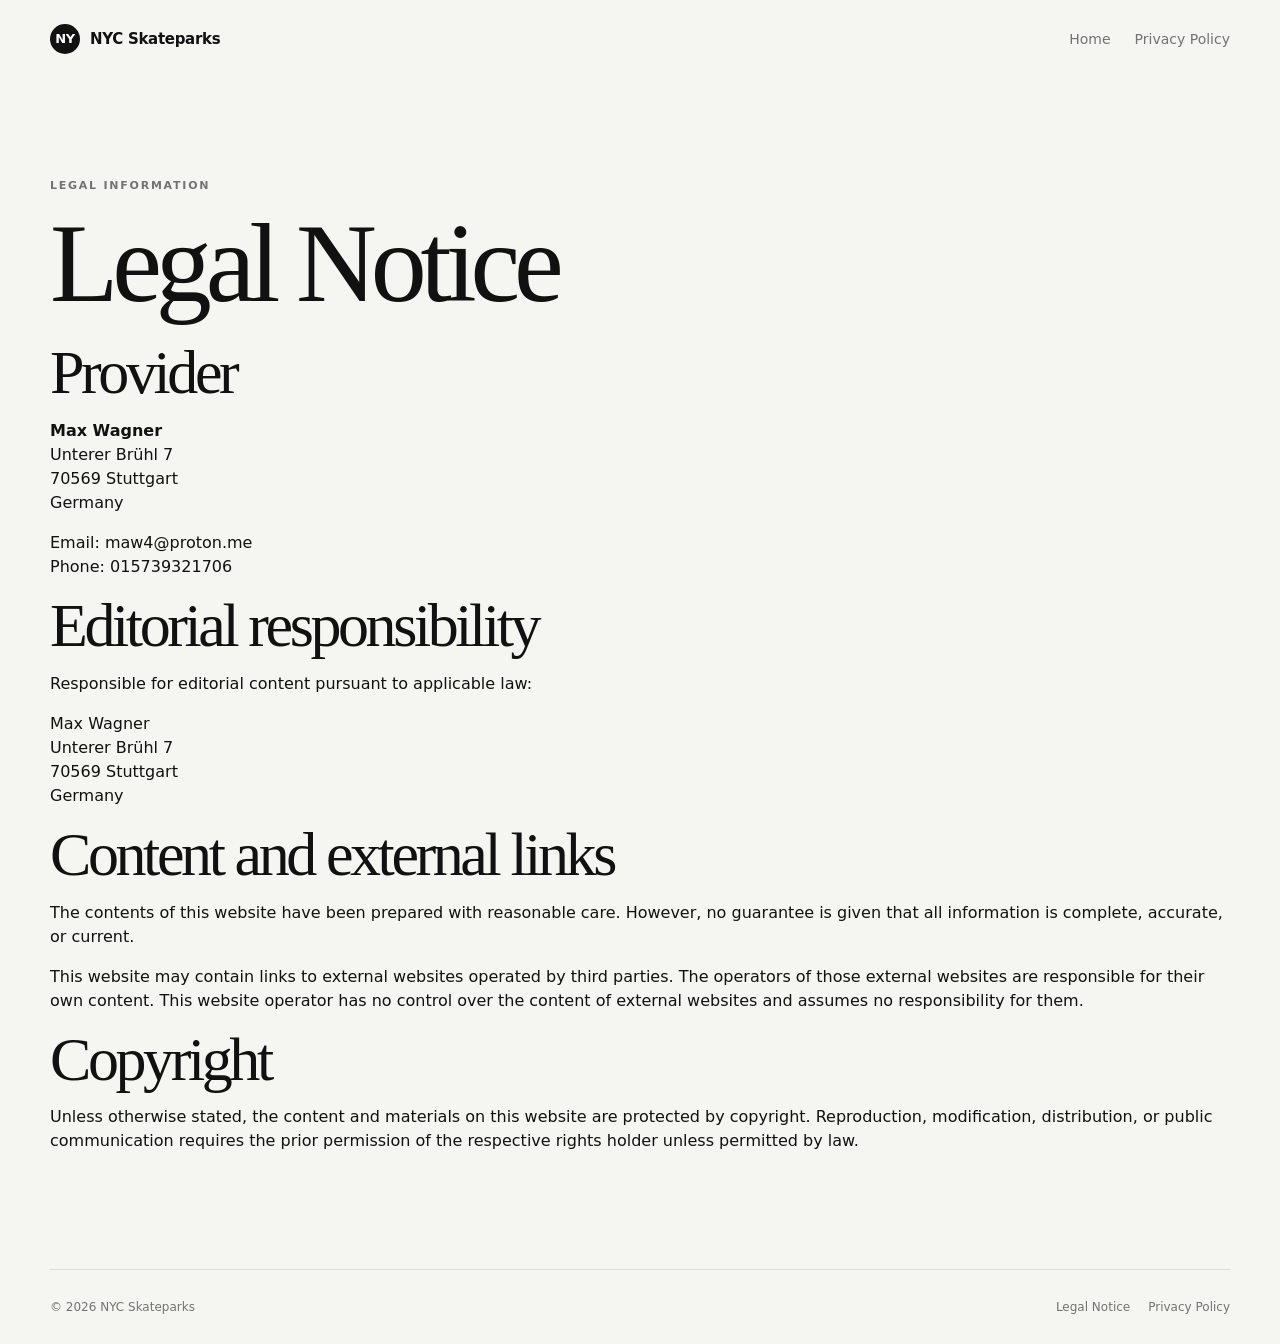
<file: legal.html>
<!doctype html>
<html lang="en">
<head>
  <meta charset="utf-8">
  <meta name="viewport" content="width=device-width, initial-scale=1">
  <meta
    name="description"
    content="Legal notice and provider information."
  >
  <title>Legal Notice — NYC Skateparks</title>
  <link rel="stylesheet" href="styles.css">
</head>
<body>
  <header class="site-header">
    <a class="brand" href="index.html">
      <span class="brand-mark">NY</span>
      <span>NYC Skateparks</span>
    </a>

    <nav class="site-nav" aria-label="Main navigation">
      <a href="index.html">Home</a>
      <a href="legal.html">Privacy Policy</a>
    </nav>
  </header>

  <main>
    <section class="content-section">
      <div class="section-heading">
        <div>
          <p class="eyebrow">Legal information</p>
          <h1>Legal Notice</h1>
        </div>
      </div>

      <h2>Provider</h2>

      <p>
        <strong>Max Wagner</strong><br>
        Unterer Brühl 7<br>
        70569 Stuttgart<br>
        Germany
      </p>

      <p>
        Email:
        <a href="mailto:maw4@proton.me">
          maw4@proton.me
        </a><br>
        Phone: 015739321706
      </p>

      <!--
        Remove this section if it does not apply to you.
        If your business is registered in a commercial register,
        enter the exact register name, court, and registration number.
      >

      <h2>Commercial register</h2>

      <p>
        Registered with: [Name of register and court]<br>
        Registration number: [Registration number]
      </p>

      <!--
        Include this section only if you have been assigned a VAT
        identification number or other legally required business ID.
        Do not publish your personal tax number here.
      >

      <h2>VAT identification number</h2>

      <p>
        VAT identification number pursuant to Section 27a of the German
        Value Added Tax Act: [Your VAT ID, if applicable]
      </p>

      <!--
        If this website contains journalistic or editorial content,
        replace the placeholder below with the responsible person's
        real name and address.
      -->

      <h2>Editorial responsibility</h2>

      <p>
        Responsible for editorial content pursuant to applicable law:
      </p>

      <p>
        Max Wagner<br>
        Unterer Brühl 7<br>
        70569 Stuttgart<br>
        Germany
      </p>

      <h2>Content and external links</h2>

      <p>
        The contents of this website have been prepared with reasonable care.
        However, no guarantee is given that all information is complete,
        accurate, or current.
      </p>

      <p>
        This website may contain links to external websites operated by third
        parties. The operators of those external websites are responsible for
        their own content. This website operator has no control over the
        content of external websites and assumes no responsibility for them.
      </p>

      <h2>Copyright</h2>

      <p>
        Unless otherwise stated, the content and materials on this website are
        protected by copyright. Reproduction, modification, distribution, or
        public communication requires the prior permission of the respective
        rights holder unless permitted by law.
      </p>

      <!--
        Optional future section:

        If you add legally relevant services, paid listings, advertising,
        affiliate links, user accounts, reviews, or editorial content,
        review this page and add the disclosures applicable to those activities.
      -->
    </section>
  </main>

  <footer class="site-footer">
    <span>© 2026 NYC Skateparks</span>

    <span class="footer-links">
      <a href="legal.html">Legal Notice</a>
      <a href="privacy.html">Privacy Policy</a>
    </span>
  </footer>
</body>
</html>
</file>
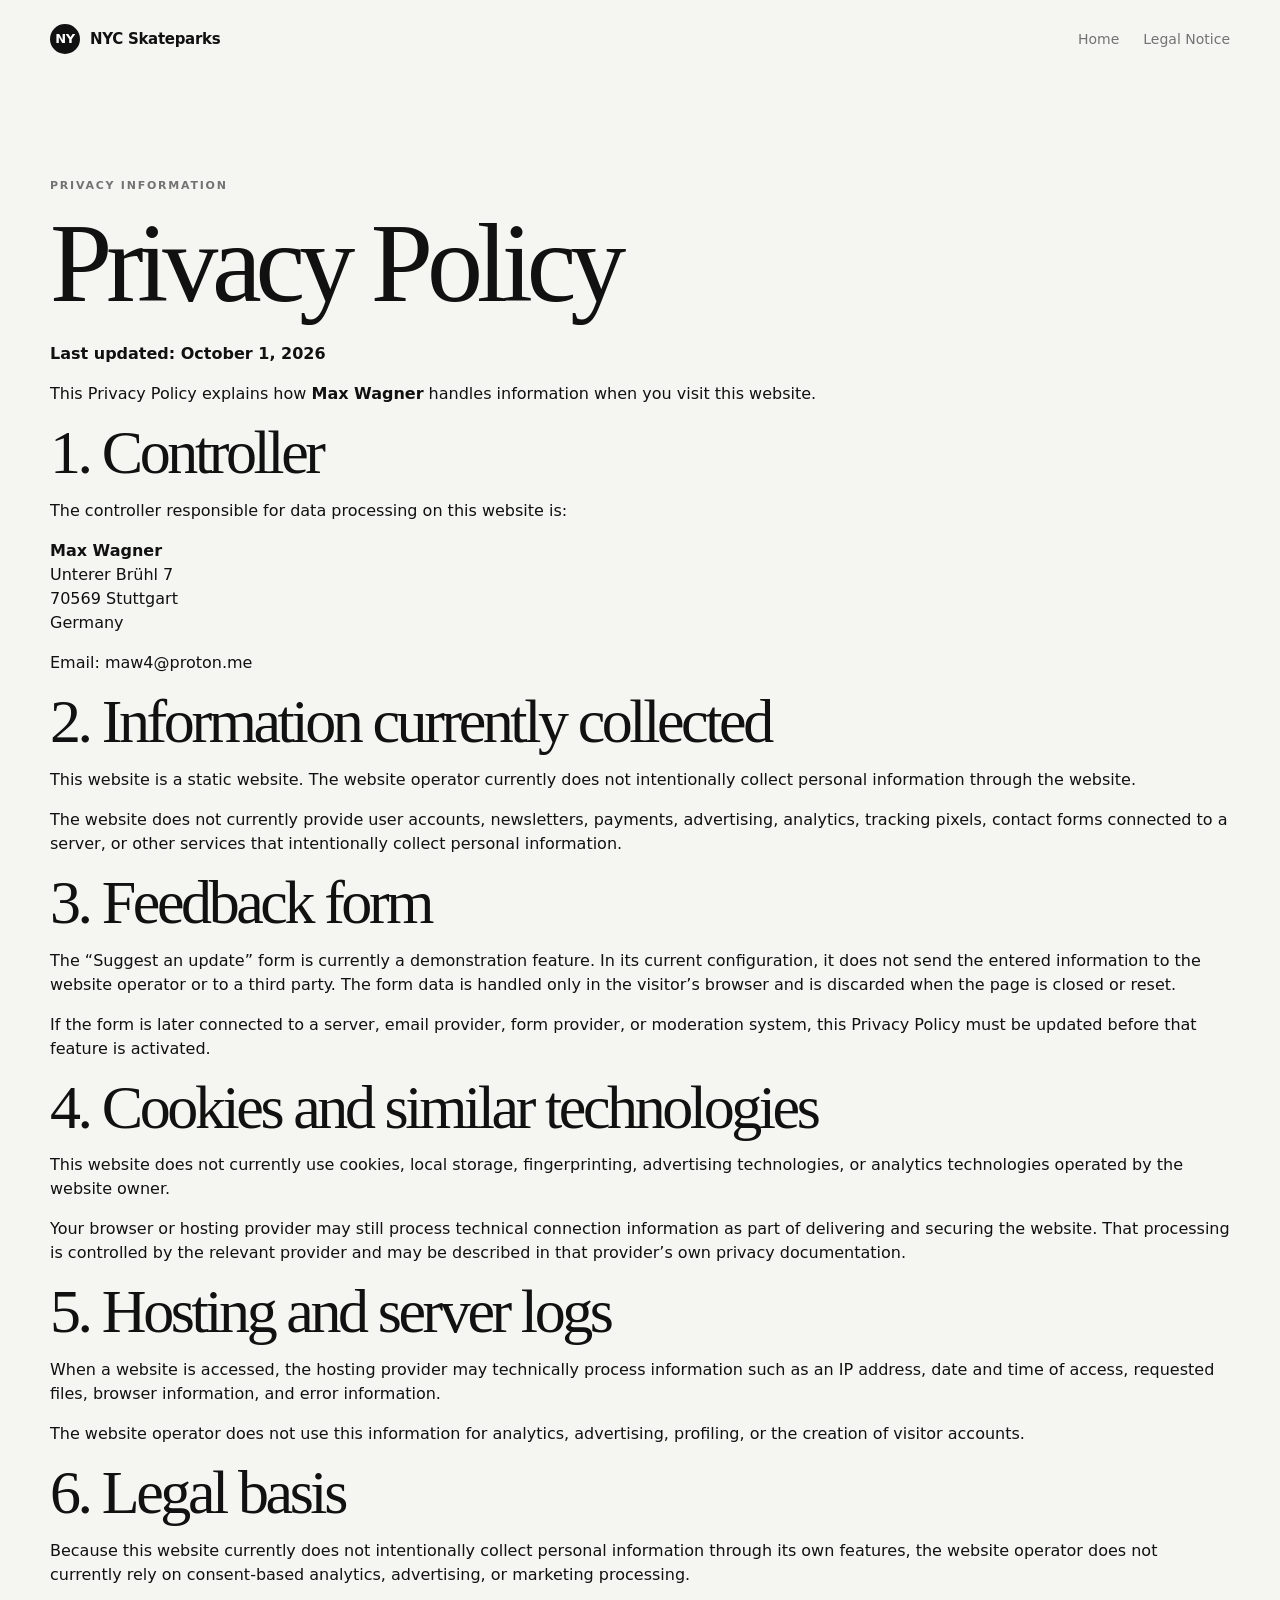
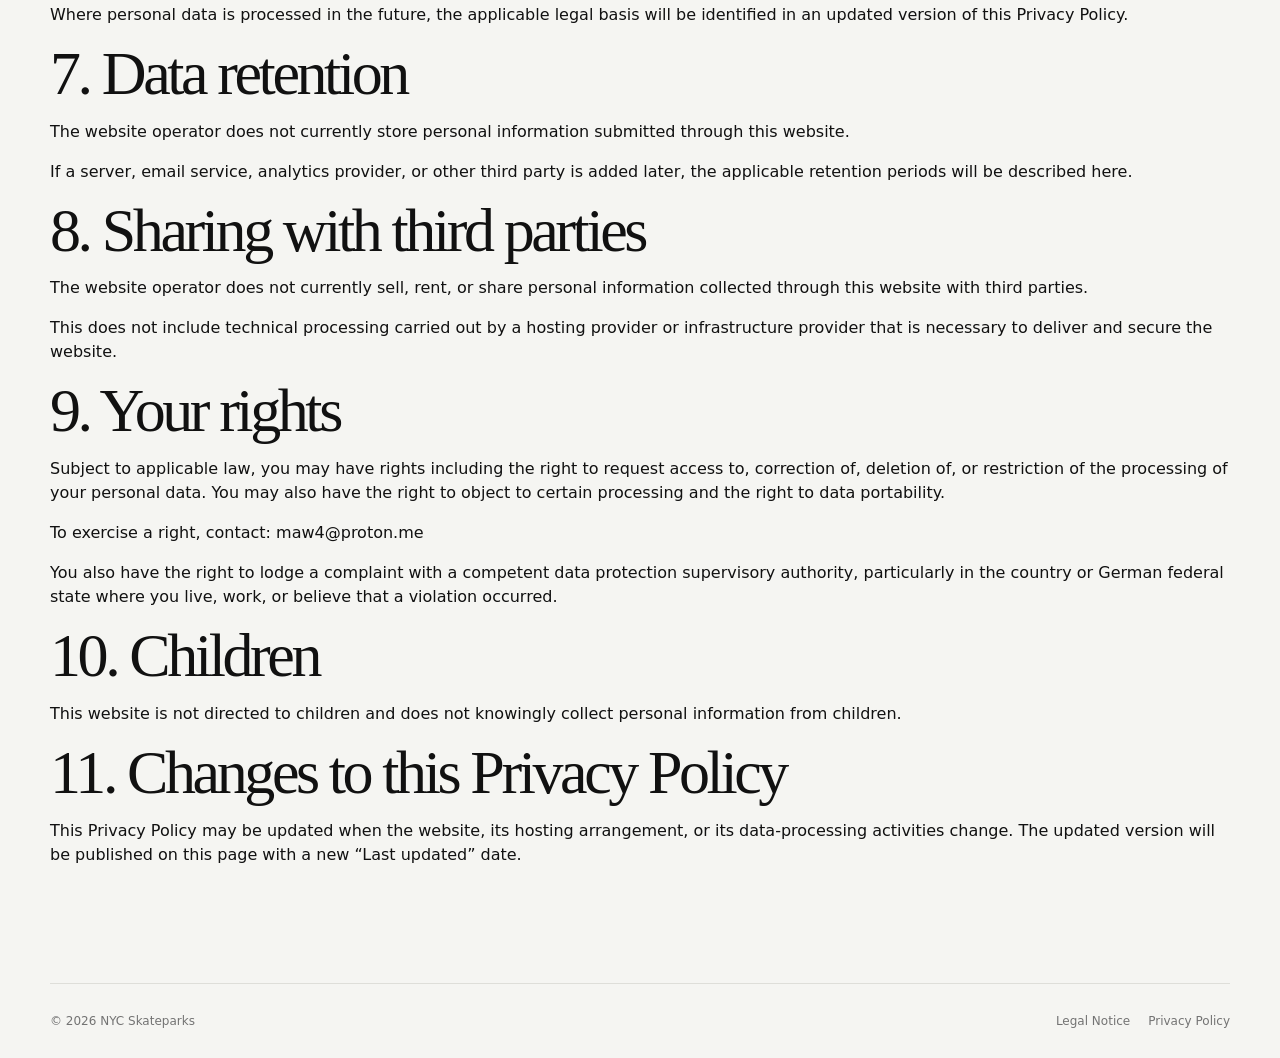
<file: privacy.html>
<!doctype html>
<html lang="en">
<head>
  <meta charset="utf-8">
  <meta name="viewport" content="width=device-width, initial-scale=1">
  <meta
    name="description"
    content="Privacy policy for the NYC Skatepark Directory."
  >
  <title>Privacy Policy — NYC Skateparks</title>
  <link rel="stylesheet" href="styles.css">
</head>
<body>
  <header class="site-header">
    <a class="brand" href="index.html">
      <span class="brand-mark">NY</span>
      <span>NYC Skateparks</span>
    </a>

    <nav class="site-nav" aria-label="Main navigation">
      <a href="index.html">Home</a>
      <a href="legal.html">Legal Notice</a>
    </nav>
  </header>

  <main>
    <section class="content-section">
      <div class="section-heading">
        <div>
          <p class="eyebrow">Privacy information</p>
          <h1>Privacy Policy</h1>
        </div>
      </div>

      <p>
        <strong>Last updated: October 1, 2026</strong>
      </p>

      <p>
        This Privacy Policy explains how
        <strong>Max Wagner</strong>
        handles information when you visit this website.
      </p>

      <h2>1. Controller</h2>

      <p>
        The controller responsible for data processing on this website is:
      </p>

      <p>
        <strong>Max Wagner</strong><br>
        Unterer Brühl 7<br>
        70569 Stuttgart<br>
        Germany
      </p>

      <p>
        Email:
        <a href="mailto:maw4@proton.me">
          maw4@proton.me
        </a>
      </p>

      <h2>2. Information currently collected</h2>

      <p>
        This website is a static website. The website operator currently does
        not intentionally collect personal information through the website.
      </p>

      <p>
        The website does not currently provide user accounts, newsletters,
        payments, advertising, analytics, tracking pixels, contact forms
        connected to a server, or other services that intentionally collect
        personal information.
      </p>

      <h2>3. Feedback form</h2>

      <p>
        The “Suggest an update” form is currently a demonstration feature.
        In its current configuration, it does not send the entered information
        to the website operator or to a third party. The form data is handled
        only in the visitor’s browser and is discarded when the page is
        closed or reset.
      </p>

      <p>
        If the form is later connected to a server, email provider, form
        provider, or moderation system, this Privacy Policy must be updated
        before that feature is activated.
      </p>

      <h2>4. Cookies and similar technologies</h2>

      <p>
        This website does not currently use cookies, local storage,
        fingerprinting, advertising technologies, or analytics technologies
        operated by the website owner.
      </p>

      <p>
        Your browser or hosting provider may still process technical
        connection information as part of delivering and securing the
        website. That processing is controlled by the relevant provider and
        may be described in that provider’s own privacy documentation.
      </p>

      <h2>5. Hosting and server logs</h2>

      <p>
        When a website is accessed, the hosting provider may technically
        process information such as an IP address, date and time of access,
        requested files, browser information, and error information.
      </p>

      <p>
        The website operator does not use this information for analytics,
        advertising, profiling, or the creation of visitor accounts.
      </p>

      <!--
        GITHUB PAGES NOTE — USE ONLY IF THIS WEBSITE IS HOSTED ON GITHUB PAGES

        GitHub states that visitor IP addresses are logged and stored for
        security purposes when a GitHub Pages site is visited. If you use
        GitHub Pages, keep a section like the following and link to GitHub's
        current privacy documentation:

        <p>
          This website is hosted using GitHub Pages, a hosting service
          provided by GitHub, Inc. and/or GitHub B.V. GitHub may process
          technical information, including visitor IP addresses, for security
          purposes. For more information, see GitHub's Privacy Statement:
          <a href="https://docs.github.com/site-policy/privacy-policies/github-privacy-statement">
            GitHub Privacy Statement
          </a>
        </p>

        <p>
          Additional information about data collection for GitHub Pages is
          available in GitHub's documentation:
          <a href="https://docs.github.com/en/pages/getting-started-with-github-pages/what-is-github-pages">
            GitHub Pages documentation
          </a>
        </p>
      -->

      <h2>6. Legal basis</h2>

      <p>
        Because this website currently does not intentionally collect personal
        information through its own features, the website operator does not
        currently rely on consent-based analytics, advertising, or marketing
        processing.
      </p>

      <p>
        Where personal data is processed in the future, the applicable legal
        basis will be identified in an updated version of this Privacy Policy.
      </p>

      <h2>7. Data retention</h2>

      <p>
        The website operator does not currently store personal information
        submitted through this website.
      </p>

      <p>
        If a server, email service, analytics provider, or other third party
        is added later, the applicable retention periods will be described
        here.
      </p>

      <h2>8. Sharing with third parties</h2>

      <p>
        The website operator does not currently sell, rent, or share personal
        information collected through this website with third parties.
      </p>

      <p>
        This does not include technical processing carried out by a hosting
        provider or infrastructure provider that is necessary to deliver and
        secure the website.
      </p>

      <h2>9. Your rights</h2>

      <p>
        Subject to applicable law, you may have rights including the right to
        request access to, correction of, deletion of, or restriction of the
        processing of your personal data. You may also have the right to
        object to certain processing and the right to data portability.
      </p>

      <p>
        To exercise a right, contact:
        <a href="mailto:maw4@proton.me">
          maw4@proton.me
        </a>
      </p>

      <p>
        You also have the right to lodge a complaint with a competent data
        protection supervisory authority, particularly in the country or
        German federal state where you live, work, or believe that a violation
        occurred.
      </p>

      <h2>10. Children</h2>

      <p>
        This website is not directed to children and does not knowingly
        collect personal information from children.
      </p>

      <!--
        FUTURE ANALYTICS EXAMPLE — DO NOT ACTIVATE WITHOUT UPDATING THIS PAGE

        If you later add analytics, do not simply uncomment a script.
        First determine:

        1. Which provider receives the data.
        2. Which data is collected.
        3. Whether cookies or similar technologies are used.
        4. The legal basis for the processing.
        5. The retention period.
        6. Whether data is transferred outside the European Economic Area.
        7. Whether consent is required before loading the script.
        8. Whether a consent-management mechanism is required.

        Example placeholder only:

        <script>
          // Load analytics only after obtaining any legally required consent.
          // Do not place provider code here until the privacy notice,
          // consent mechanism, and vendor documentation are complete.
        </script>
      -->

      <!--
        FUTURE SERVER-SIDE TRAFFIC COUNTER — DO NOT ACTIVATE BY DEFAULT

        If you later add aggregate traffic counting, document the real
        processing accurately. A server-side request might look like this:

        fetch("/internal/traffic/page-view", {
          method: "POST",
          headers: {
            "Content-Type": "application/json"
          },
          body: JSON.stringify({
            path: window.location.pathname
          })
        });

        Before using this, decide what the server logs, whether IP addresses
        are stored, how long logs are retained, and whether visitors can be
        identified. Update this policy accordingly.
      -->

      <!--
        FUTURE CONTACT FORM

        If the feedback form later sends a message, this policy should
        describe:

        - the name and email address fields;
        - the correction message;
        - the selected directory entry;
        - the optional email address;
        - the purpose of processing;
        - the legal basis;
        - recipients such as an email or form provider;
        - retention periods;
        - international transfers;
        - security measures;
        - the rights available to visitors.
      -->

      <h2>11. Changes to this Privacy Policy</h2>

      <p>
        This Privacy Policy may be updated when the website, its hosting
        arrangement, or its data-processing activities change. The updated
        version will be published on this page with a new “Last updated” date.
      </p>
    </section>
  </main>

  <footer class="site-footer">
    <span>© 2026 NYC Skateparks</span>

    <span class="footer-links">
      <a href="legal.html">Legal Notice</a>
      <a href="privacy.html">Privacy Policy</a>
    </span>
  </footer>
</body>
</html>
</file>
<file: styles.css>
:root {
  --background: #f5f5f2;
  --surface: #ffffff;
  --surface-dark: #111111;
  --text: #111111;
  --muted: #737373;
  --line: #deded9;
  --radius: 18px;
  --max-width: 1180px;
  --serif: Georgia, "Times New Roman", serif;
  --sans: Inter, ui-sans-serif, system-ui, -apple-system, BlinkMacSystemFont, "Segoe UI", sans-serif;
}

* {
  box-sizing: border-box;
}

html {
  scroll-behavior: smooth;
}

body {
  margin: 0;
  color: var(--text);
  background: var(--background);
  font-family: var(--sans);
  line-height: 1.5;
}

a {
  color: inherit;
  text-decoration: none;
}

button,
input,
select,
textarea {
  font: inherit;
}

button,
select {
  cursor: pointer;
}

.site-header {
  width: min(calc(100% - 40px), var(--max-width));
  margin: 0 auto;
  padding: 24px 0;
  display: flex;
  justify-content: space-between;
  align-items: center;
  gap: 24px;
}

.brand {
  display: inline-flex;
  align-items: center;
  gap: 10px;
  font-size: 15px;
  font-weight: 700;
  letter-spacing: -0.02em;
}

.brand-mark {
  width: 30px;
  height: 30px;
  display: grid;
  place-items: center;
  color: white;
  background: var(--text);
  border-radius: 50%;
  font-size: 13px;
}

.site-nav {
  display: flex;
  align-items: center;
  gap: 24px;
  font-size: 14px;
}

.site-nav a {
  color: var(--muted);
}

.site-nav a:hover {
  color: var(--text);
}

.hero {
  border-bottom: 1px solid var(--line);
}

.hero-inner {
  width: min(calc(100% - 40px), 820px);
  margin: 0 auto;
  padding: 120px 0 100px;
  text-align: center;
}

.eyebrow {
  margin: 0 0 14px;
  color: var(--muted);
  font-size: 11px;
  font-weight: 700;
  letter-spacing: 0.16em;
  text-transform: uppercase;
}

h1,
h2,
h3,
p {
  margin-top: 0;
}

h1,
h2 {
  letter-spacing: -0.055em;
  line-height: 0.98;
}

h1 {
  max-width: 760px;
  margin: 0 auto 24px;
  font-family: var(--serif);
  font-size: clamp(54px, 9vw, 112px);
  font-weight: 400;
}

h2 {
  margin-bottom: 16px;
  font-family: var(--serif);
  font-size: clamp(36px, 5vw, 62px);
  font-weight: 400;
}

h3 {
  margin-bottom: 8px;
  font-size: 20px;
  letter-spacing: -0.03em;
}

.hero-copy {
  max-width: 500px;
  margin: 0 auto 38px;
  color: var(--muted);
  font-size: 18px;
}

.search-form {
  max-width: 650px;
  margin: 0 auto;
  display: flex;
  padding: 6px;
  gap: 6px;
  background: var(--surface);
  border: 1px solid var(--line);
  border-radius: 999px;
  box-shadow: 0 12px 36px rgb(0 0 0 / 5%);
}

.search-form input {
  min-width: 0;
  flex: 1;
  padding: 13px 18px;
  border: 0;
  outline: 0;
  background: transparent;
}

.button {
  border: 1px solid transparent;
  border-radius: 999px;
  padding: 13px 20px;
  transition: transform 160ms ease, background 160ms ease, color 160ms ease;
}

.button:hover {
  transform: translateY(-1px);
}

.button-dark {
  color: white;
  background: var(--surface-dark);
}

.button-outline {
  color: var(--text);
  background: transparent;
  border-color: var(--line);
}

.button-small {
  padding: 9px 14px;
  font-size: 13px;
}

.quick-filters {
  margin-top: 24px;
  display: flex;
  justify-content: center;
  flex-wrap: wrap;
  gap: 8px;
}

.filter-button {
  padding: 8px 13px;
  color: var(--muted);
  background: transparent;
  border: 1px solid var(--line);
  border-radius: 999px;
  font-size: 13px;
}

.filter-button:hover,
.filter-button.active {
  color: white;
  background: var(--text);
  border-color: var(--text);
}

.content-section,
.about-section {
  width: min(calc(100% - 40px), var(--max-width));
  margin: 0 auto;
  padding: 100px 0;
}

.section-heading {
  display: flex;
  justify-content: space-between;
  align-items: end;
  gap: 24px;
}

.sort-control {
  display: flex;
  align-items: center;
  gap: 10px;
  color: var(--muted);
  font-size: 13px;
}

.sort-control select {
  padding: 10px 32px 10px 12px;
  color: var(--text);
  background: var(--surface);
  border: 1px solid var(--line);
  border-radius: 8px;
}

.result-meta {
  min-height: 48px;
  margin: 28px 0 18px;
  padding-top: 18px;
  display: flex;
  justify-content: space-between;
  border-top: 1px solid var(--line);
  color: var(--muted);
  font-size: 13px;
}

.text-button {
  padding: 0;
  color: var(--text);
  background: none;
  border: 0;
  text-decoration: underline;
}

.directory-grid {
  display: grid;
  grid-template-columns: repeat(3, 1fr);
  gap: 16px;
}

.directory-card {
  min-height: 280px;
  padding: 24px;
  display: flex;
  flex-direction: column;
  justify-content: space-between;
  background: var(--surface);
  border: 1px solid var(--line);
  border-radius: var(--radius);
  transition: transform 180ms ease, box-shadow 180ms ease;
}

.directory-card:hover {
  transform: translateY(-4px);
  box-shadow: 0 18px 40px rgb(0 0 0 / 7%);
}

.card-top {
  display: flex;
  justify-content: space-between;
  gap: 12px;
}

.card-category {
  color: var(--muted);
  font-size: 12px;
  text-transform: uppercase;
  letter-spacing: 0.1em;
}

.card-number {
  color: #b0b0aa;
  font-family: var(--serif);
  font-size: 20px;
}

.card-location {
  margin-bottom: 10px;
  color: var(--muted);
  font-size: 14px;
}

.card-description {
  margin: 0;
  color: var(--muted);
  font-size: 14px;
}

.card-link {
  margin-top: 24px;
  font-size: 13px;
  font-weight: 700;
}

.about-section {
  display: grid;
  grid-template-columns: 1fr 1fr;
  gap: 80px;
  border-top: 1px solid var(--line);
}

.about-section > p {
  max-width: 470px;
  color: var(--muted);
  font-size: 19px;
}

.site-footer {
  width: min(calc(100% - 40px), var(--max-width));
  margin: 0 auto;
  padding: 28px 0;
  display: flex;
  justify-content: space-between;
  gap: 20px;
  color: var(--muted);
  border-top: 1px solid var(--line);
  font-size: 12px;
}

.footer-links {
  display: flex;
  gap: 18px;
}

.empty-state {
  padding: 80px 20px;
  text-align: center;
}

.modal {
  width: min(calc(100% - 32px), 520px);
  padding: 0;
  color: var(--text);
  background: transparent;
  border: 0;
}

.modal::backdrop {
  background: rgb(0 0 0 / 45%);
  backdrop-filter: blur(5px);
}

.modal-card {
  position: relative;
  padding: 34px;
  background: var(--surface);
  border: 1px solid var(--line);
  border-radius: var(--radius);
  box-shadow: 0 24px 80px rgb(0 0 0 / 20%);
}

.modal-card label {
  display: block;
  margin: 18px 0 7px;
  font-size: 13px;
  font-weight: 700;
}

.modal-card input,
.modal-card select,
.modal-card textarea {
  width: 100%;
  padding: 12px;
  color: var(--text);
  background: var(--background);
  border: 1px solid var(--line);
  border-radius: 8px;
  outline-color: var(--text);
}

.modal-card textarea {
  resize: vertical;
}

.modal-intro {
  color: var(--muted);
}

.modal-close {
  position: absolute;
  top: 16px;
  right: 18px;
  padding: 4px 8px;
  color: var(--muted);
  background: none;
  border: 0;
  font-size: 28px;
}

.form-status {
  min-height: 22px;
  margin: 14px 0 0;
  color: var(--muted);
  font-size: 13px;
}

.trap {
  position: absolute !important;
  left: -9999px;
  width: 1px;
  height: 1px;
  overflow: hidden;
}

.hidden {
  display: none !important;
}

.sr-only {
  position: absolute;
  width: 1px;
  height: 1px;
  padding: 0;
  overflow: hidden;
  clip: rect(0, 0, 0, 0);
  white-space: nowrap;
  border: 0;
}

/* Map */

.map-section {
  width: min(calc(100% - 40px), var(--max-width));
  margin: 0 auto;
  padding: 100px 0;
  border-bottom: 1px solid var(--line);
}

.map-heading {
  align-items: end;
}

.map-summary {
  margin: 0;
  color: var(--muted);
  font-size: 13px;
}

.directory-map {
  height: 500px;
  margin-top: 28px;
  overflow: hidden;
  background: var(--background);
  border: 1px solid var(--line);
  border-radius: var(--radius);
}

.leaflet-container {
  color: var(--text);
  background: var(--background);
  font-family: var(--sans);
}

/* Leaflet zoom controls */

.leaflet-control-zoom {
  overflow: hidden;
  margin-right: 14px !important;
  margin-bottom: 14px !important;
  border: 1px solid var(--line) !important;
  border-radius: 10px !important;
  box-shadow: 0 8px 24px rgb(0 0 0 / 12%) !important;
}

.leaflet-control-zoom a {
  width: 34px !important;
  height: 34px !important;
  color: var(--text) !important;
  background: var(--surface) !important;
  border: 0 !important;
  line-height: 34px !important;
}

.leaflet-control-zoom a:hover {
  color: white !important;
  background: var(--text) !important;
}

/* OpenStreetMap attribution */

.leaflet-control-attribution {
  padding: 5px 8px !important;
  color: var(--muted);
  background: rgb(255 255 255 / 88%) !important;
  font-family: var(--sans);
  font-size: 10px;
}

/* Custom directory markers */

.directory-marker-wrapper {
  display: grid;
  place-items: center;
  background: transparent;
  border: 0;
}

.directory-marker {
  display: block;
  width: 18px;
  height: 18px;
  background: var(--text);
  border: 3px solid var(--surface);
  border-radius: 50%;
  box-shadow: 0 0 0 5px rgb(17 17 17 / 14%);
  transition: transform 160ms ease, background 160ms ease;
}

.directory-marker:hover {
  background: var(--muted);
  transform: scale(1.2);
}

/* Marker popups */

.leaflet-popup-content-wrapper {
  padding: 0;
  background: var(--surface);
  border: 1px solid var(--line);
  border-radius: 14px;
  box-shadow: 0 18px 40px rgb(0 0 0 / 14%);
}

.leaflet-popup-tip {
  background: var(--surface);
}

.leaflet-popup-content {
  margin: 16px;
}

.map-popup {
  min-width: 180px;
  display: grid;
  gap: 5px;
  color: var(--text);
  font-family: var(--sans);
}

.map-popup-category {
  color: var(--muted);
  font-size: 10px;
  font-weight: 700;
  letter-spacing: 0.14em;
  text-transform: uppercase;
}

.map-popup strong {
  font-size: 16px;
  letter-spacing: -0.02em;
  line-height: 1.2;
}

.map-popup span:not(.map-popup-category) {
  color: var(--muted);
  font-size: 13px;
}

.map-popup a {
  margin-top: 7px;
  color: var(--text);
  font-size: 13px;
  font-weight: 700;
}

.map-popup a:hover {
  text-decoration: underline;
}

@media (max-width: 760px) {
  .site-header {
    align-items: flex-start;
  }

  .site-nav a {
    display: none;
  }

  .hero-inner {
    padding: 80px 0;
  }

  .search-form {
    border-radius: 18px;
    flex-direction: column;
  }

  .search-form input {
    width: 100%;
  }

  .directory-grid {
    grid-template-columns: 1fr;
  }

  .section-heading,
  .about-section,
  .site-footer {
    display: block;
  }

  .sort-control {
    margin-top: 24px;
  }

  .about-section > p {
    margin-top: 28px;
  }

  .site-footer span {
    display: block;
    margin-top: 8px;
  }

  .map-section {
    padding: 80px 0;
  }

  .directory-map {
    height: 380px;
    margin-top: 24px;
  }

  .map-summary {
    margin-top: 24px;
  }
}

/* ---------- Directory controls ---------- */

.control-stack {
  display: flex;
  align-items: center;
  gap: 18px;
}

.card-title-link {
  color: inherit;
}

.card-meta {
  margin: 0;
  color: var(--muted);
  font-size: 13px;
}

/* ---------- Skatepark detail template ---------- */

.detail-page .hero-inner-detail {
  padding: 56px 0 60px;
  text-align: left;
}

.detail-page .hero-inner-detail h1 {
  max-width: none;
  margin: 0 0 22px;
  font-size: clamp(38px, 6vw, 74px);
}

.hero-copy-detail {
  max-width: 640px;
  margin: 0 0 28px;
  font-size: 18px;
}

.breadcrumb {
  margin-bottom: 30px;
}

.breadcrumb-list {
  margin: 0;
  padding: 0;
  display: flex;
  flex-wrap: wrap;
  gap: 8px;
  list-style: none;
  color: var(--muted);
  font-size: 12px;
}

.breadcrumb-list li:not(:last-child)::after {
  content: "/";
  margin-left: 8px;
  color: var(--line);
}

.breadcrumb-list a:hover {
  color: var(--text);
}

.detail-tags,
.tag-row {
  display: flex;
  flex-wrap: wrap;
  gap: 8px;
}

.detail-tags {
  margin-bottom: 32px;
}

.tag {
  padding: 6px 12px;
  color: var(--muted);
  background: var(--surface);
  border: 1px solid var(--line);
  border-radius: 999px;
  font-size: 12px;
}

.detail-actions {
  display: flex;
  gap: 12px;
}

.park-record {
  width: min(calc(100% - 40px), var(--max-width));
  margin: 0 auto;
  padding: 40px 0 100px;
}

.park-section {
  padding: 52px 0;
  border-top: 1px solid var(--line);
}

.park-section:first-child {
  border-top: 0;
}

.park-section-heading h2 {
  margin-bottom: 24px;
  font-size: clamp(26px, 3vw, 38px);
}

.section-note {
  margin-bottom: 18px;
  color: var(--muted);
  font-size: 11px;
  font-weight: 700;
  letter-spacing: 0.16em;
  text-transform: uppercase;
}

.park-prose {
  max-width: 720px;
  color: var(--muted);
  font-size: 15px;
  line-height: 1.6;
}

.fact-list {
  margin: 0;
  display: grid;
  grid-template-columns: repeat(2, minmax(0, 1fr));
  gap: 0 56px;
}

.fact-row {
  padding: 13px 0;
  display: grid;
  grid-template-columns: 150px minmax(0, 1fr);
  gap: 20px;
  border-bottom: 1px solid var(--line);
}

.fact-row dt {
  color: var(--muted);
  font-size: 13px;
}

.fact-row dd {
  margin: 0;
  font-size: 14px;
  overflow-wrap: anywhere;
}

.obstacle-flags {
  margin-bottom: 22px;
}

.obstacle-list {
  max-width: 760px;
  margin: 0;
  padding-left: 18px;
  color: var(--muted);
  font-size: 15px;
}

.obstacle-list li {
  margin-bottom: 7px;
}

.prose-block {
  max-width: 720px;
  margin-top: 30px;
}

.prose-block h3 {
  margin-bottom: 8px;
  font-size: 15px;
}

.prose-block p {
  margin: 0;
  color: var(--muted);
  font-size: 15px;
  line-height: 1.6;
}

.allowed-row {
  margin-top: 26px;
}

.link-list {
  margin: 0;
  padding: 0;
  list-style: none;
  color: var(--muted);
  font-size: 14px;
}

.link-list li {
  margin-bottom: 8px;
  overflow-wrap: anywhere;
}

.link-list a {
  text-decoration: underline;
}

.link-list a:hover {
  color: var(--text);
}

.source-details {
  max-width: 720px;
  margin-top: 30px;
  color: var(--muted);
  font-size: 13px;
}

.source-details summary {
  cursor: pointer;
}

.source-details .fact-list {
  margin-top: 18px;
}

@media (max-width: 760px) {
  .control-stack {
    display: block;
  }

  .fact-list {
    grid-template-columns: 1fr;
  }

  .fact-row {
    grid-template-columns: 1fr;
    gap: 4px;
  }

  .park-section {
    padding: 40px 0;
  }
}
</file>
